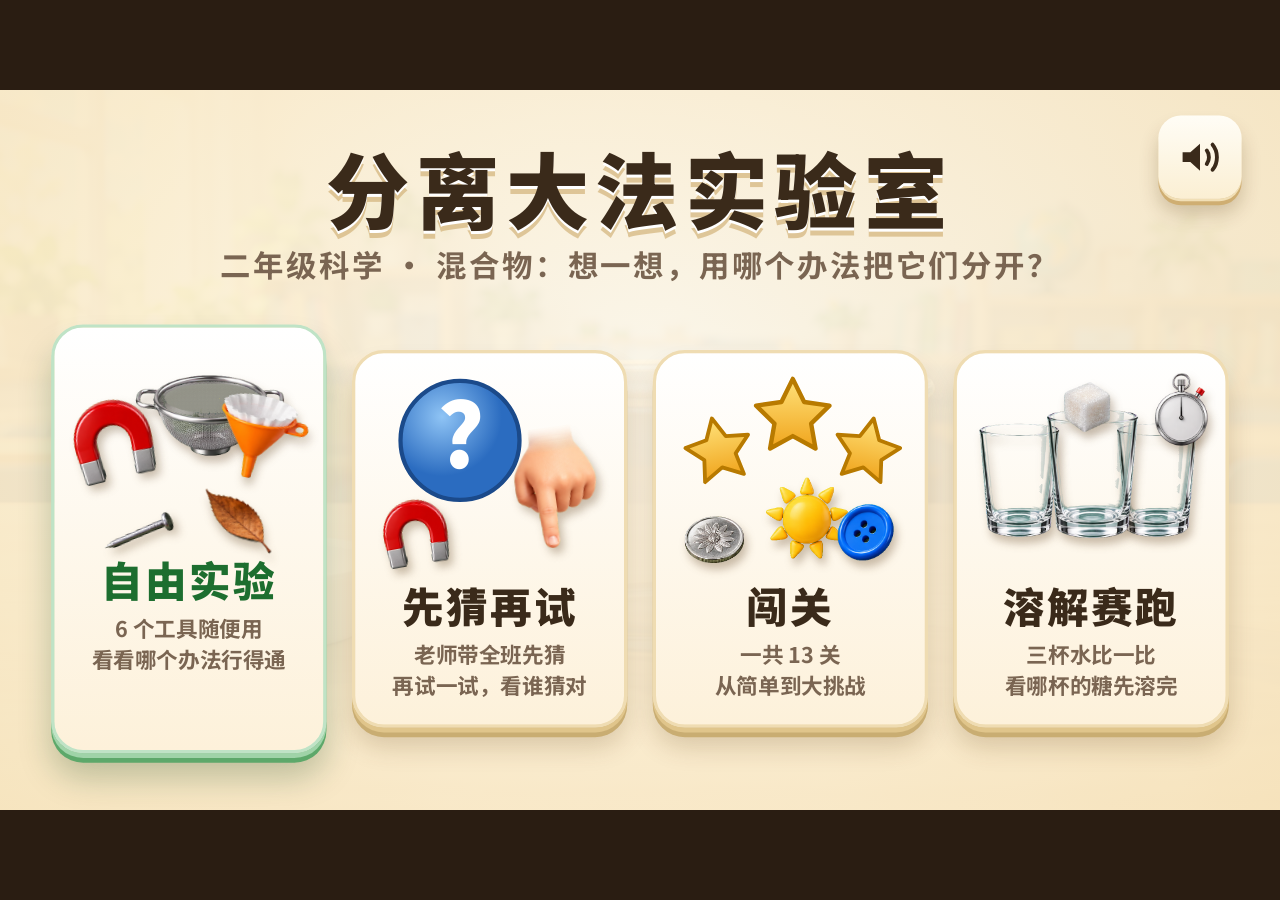
<file: index.html>
<!doctype html>
<html lang="zh-Hans">
<head>
<meta charset="utf-8">
<meta name="viewport" content="width=device-width,initial-scale=1,viewport-fit=cover">
<title>分离大法实验室</title>
<meta name="description" content="二年级科学：混合物。六个分离工具随便用，看看哪个办法行得通。">
<link rel="icon" href="data:,">
<link rel="preconnect" href="https://fonts.googleapis.com">
<link rel="preconnect" href="https://fonts.gstatic.com" crossorigin>
<link href="https://fonts.googleapis.com/css2?family=Noto+Sans+SC:wght@500;700;900&display=swap" rel="stylesheet">
<link rel="stylesheet" href="css/style.css">
<meta property="og:type" content="website">
<meta property="og:title" content="分离大法实验室">
<meta property="og:description" content="二年级科学「混合物」虚拟实验台：用手、漂浮法、磁铁、筛子、滤纸、蒸发，哪个办法能把它们分开？">
<meta property="og:image" content="https://tahun2-dst-campuran-lab.vercel.app/og.jpg">
<meta property="og:image:width" content="1200">
<meta property="og:image:height" content="900">
<meta property="og:url" content="https://tahun2-dst-campuran-lab.vercel.app/">
<meta name="twitter:card" content="summary_large_image">
<script src="https://kongsi-idea.vercel.app/data/track-use.js" data-slug="tahun2-dst-campuran-lab" defer></script>
</head>
<body>
<div id="stage" class="m-home">
  <canvas id="cv" width="1600" height="900"></canvas>
  <div id="toolbar" aria-label="工具栏"></div>
  <canvas id="dim" width="1600" height="900" aria-hidden="true"></canvas>
  <div id="steps" aria-label="步骤"></div>
  <div id="chainbar" aria-live="polite"><div class="cb-row"></div><p class="cb-hint"></p></div>
  <div id="taskbar"><i class="tb-no"></i><b class="tb-txt"></b></div>
  <canvas id="cv2" width="1600" height="900" aria-hidden="true"></canvas>
  <div id="tip" class="pill" aria-live="polite"></div>
  <div id="toast" class="pill" aria-live="polite"></div>
  <div id="result" data-kind="ok" role="status">
    <i class="badge" aria-hidden="true"></i>
    <div class="txt"><div class="title"></div><p class="why"></p></div>
    <div class="extra"><p class="hint"></p><button class="go" id="go" type="button">去试试</button></div>
    <div class="prop"><p class="pask"></p><div class="popts"></div></div>
    <button class="again" id="again" type="button">再来一次</button>
  </div>
  <div id="mixes" aria-label="选混合物"></div>
  <div id="pboard" aria-label="预测板"></div>
  <div id="cupask"><p>哪一杯有盐？</p><button type="button" data-cup="A">A 杯</button><button type="button" data-cup="B">B 杯</button></div>
  <button id="back" type="button" aria-label="回到开场"><svg viewBox="0 0 48 48" aria-hidden="true"><path d="M6 24L24 8l18 16" fill="none" stroke="currentColor" stroke-width="5" stroke-linecap="round" stroke-linejoin="round"/><path d="M12 22v18h24V22" fill="none" stroke="currentColor" stroke-width="5" stroke-linecap="round" stroke-linejoin="round"/></svg><span>回到开场</span></button>
  <button id="mute" type="button" aria-label="声音开关" aria-pressed="false"><svg viewBox="0 0 48 48" aria-hidden="true"><path d="M6 19h8l10-9v28l-10-9H6z" fill="currentColor"/><g class="on"><path d="M31 17c3 4 3 10 0 14" fill="none" stroke="currentColor" stroke-width="4" stroke-linecap="round"/><path d="M37 11c6 7 6 19 0 26" fill="none" stroke="currentColor" stroke-width="4" stroke-linecap="round"/></g><g class="off"><path d="M31 18l12 12M43 18L31 30" fill="none" stroke="currentColor" stroke-width="4.5" stroke-linecap="round"/></g></svg></button>
  <div id="soundhint" class="pill" aria-live="polite">点一下画面，开启声音</div>
  <section id="home" aria-label="开场"></section>
  <section id="qmap" aria-label="闯关选关"></section>
  <section id="final" aria-label="闯关完成"></section>
</div>
<div id="rotate" role="alert" aria-live="assertive">
  <div class="rot-inner">
    <svg class="phone" viewBox="0 0 64 64" aria-hidden="true"><rect x="19" y="6" width="26" height="52" rx="6" fill="#fff" fill-opacity=".12" stroke="#fff" stroke-width="3"/><circle cx="32" cy="51" r="2.6" fill="#fff"/><path d="M14 20c-4 3-6 7-6 12" fill="none" stroke="#ffd36b" stroke-width="3" stroke-linecap="round"/><path d="M5 30l3 5 5-3" fill="none" stroke="#ffd36b" stroke-width="3" stroke-linecap="round" stroke-linejoin="round"/></svg>
    <p class="r-main">请把手机转横</p>
    <p class="r-sub">转了没反应？打开控制中心，关掉直立方向锁定</p>
  </div>
</div>
<script src="audio/manifest.js"></script>
<script src="audio/pack.js"></script>
<script src="js/pack-player.js"></script>
<script src="js/data.js"></script>
<script src="js/scene.js"></script>
<script src="js/tools.js"></script>
<script src="js/flows.js"></script>
<script src="js/ui.js"></script>
<script src="js/props.js"></script>
<script src="js/chain.js"></script>
<script src="js/modes.js"></script>
<script src="js/voice.js"></script>
<script src="js/guide.js"></script>
</body>
</html>
</file>
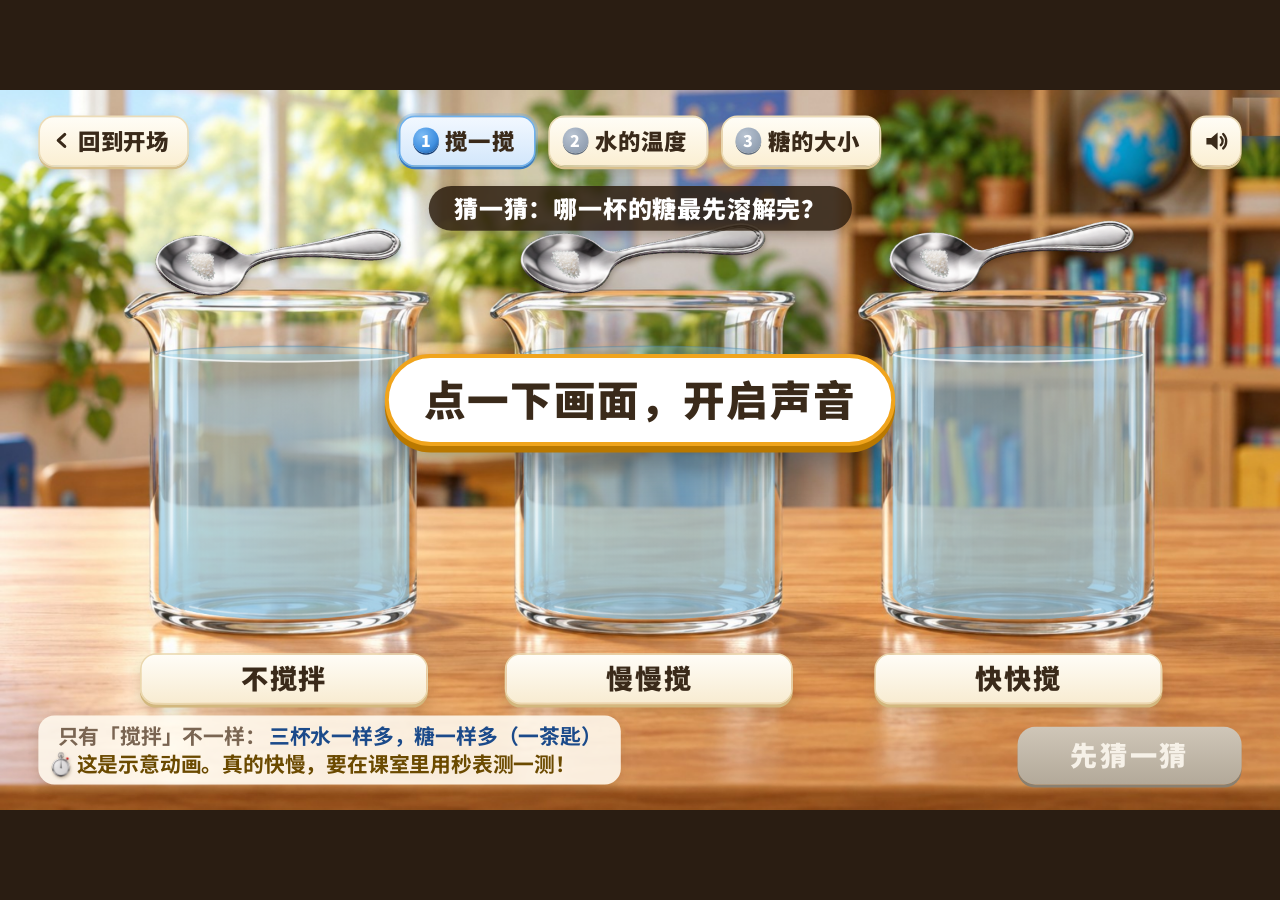
<file: race.html>
<!doctype html>
<html lang="zh-Hans">
<head>
<meta charset="utf-8">
<meta name="viewport" content="width=device-width,initial-scale=1,viewport-fit=cover">
<title>溶解赛跑</title>
<meta name="description" content="二年级科学：溶解。猜一猜，哪一杯的糖最先溶解完？">
<link rel="icon" href="data:,">
<link rel="preconnect" href="https://fonts.googleapis.com">
<link rel="preconnect" href="https://fonts.gstatic.com" crossorigin>
<link href="https://fonts.googleapis.com/css2?family=Noto+Sans+SC:wght@500;700;900&display=swap" rel="stylesheet">
<link rel="stylesheet" href="css/race.css">
<script src="https://kongsi-idea.vercel.app/data/track-use.js" data-slug="tahun2-dst-campuran-lab" defer></script>
</head>
<body>
<div id="stage">
  <canvas id="cv" width="1600" height="900"></canvas>

  <a id="back" href="index.html"><svg viewBox="0 0 32 32" aria-hidden="true"><path d="M20 6 9 16l11 10" fill="none" stroke="currentColor" stroke-width="5" stroke-linecap="round" stroke-linejoin="round"/></svg><span>回到开场</span></a>
  <div id="tabs" role="tablist" aria-label="三场比赛"></div>
  <button id="mute" type="button" aria-label="声音开关" aria-pressed="false">
    <svg class="on" viewBox="0 0 32 32" aria-hidden="true"><path d="M4 12h6l8-7v22l-8-7H4z" fill="currentColor"/><path d="M22 11c3 3 3 7 0 10M25 7c5 5 5 13 0 18" fill="none" stroke="currentColor" stroke-width="3" stroke-linecap="round"/></svg>
    <svg class="off" viewBox="0 0 32 32" aria-hidden="true"><path d="M4 12h6l8-7v22l-8-7H4z" fill="currentColor"/><path d="M22 12l8 8M30 12l-8 8" fill="none" stroke="currentColor" stroke-width="3.4" stroke-linecap="round"/></svg>
  </button>

  <div id="prompt" aria-live="polite"></div>
  <div id="hits"></div>
  <div id="labels"></div>
  <div id="flag" aria-hidden="true"><svg viewBox="0 0 100 150"><ellipse cx="22" cy="144" rx="16" ry="5" fill="rgba(60,35,5,.3)"/><rect x="19" y="8" width="6" height="136" rx="3" fill="#8a5a2a"/><rect x="19" y="8" width="2.4" height="136" rx="1.2" fill="#c78b4a"/><g class="cloth"><path d="M25 12 L92 30 L25 56 Z" fill="#e2573f"/><path d="M25 12 L92 30 L25 34 Z" fill="#f48a74"/></g><circle cx="22" cy="8" r="6" fill="#f0a41c"/></svg></div>
  <div id="ribbons"></div>

  <button id="act" type="button"></button>
  <div id="info">
    <div id="fair"></div>
    <div id="reminder"><img src="assets/tools/stopwatch.png" alt="" draggable="false"><span>这是示意动画。真的快慢，要在课室里用秒表测一测！</span></div>
  </div>

  <div id="card" role="status">
    <div class="title"></div><p class="sum"></p>
    <button id="again" type="button">再比一次</button>
  </div>
  <div id="final" role="dialog" aria-label="总结">
    <div class="box">
      <div class="head">三场比赛的发现</div>
      <p class="rule"></p>
      <div class="btns"><button id="restart" type="button">再玩一次</button><a id="home" href="index.html">回到开场</a></div>
    </div>
  </div>
  <div id="soundHint" role="status">点一下画面，开启声音</div>
</div>
<div id="rotate" role="alert" aria-live="assertive">
  <div class="rot-inner">
    <svg class="phone" viewBox="0 0 64 64" aria-hidden="true"><rect x="19" y="6" width="26" height="52" rx="6" fill="#fff" fill-opacity=".12" stroke="#fff" stroke-width="3"/><circle cx="32" cy="51" r="2.6" fill="#fff"/><path d="M14 20c-4 3-6 7-6 12" fill="none" stroke="#ffd36b" stroke-width="3" stroke-linecap="round"/><path d="M5 30l3 5 5-3" fill="none" stroke="#ffd36b" stroke-width="3" stroke-linecap="round" stroke-linejoin="round"/></svg>
    <p class="r-main">请把手机转横</p>
    <p class="r-sub">转了没反应？打开控制中心，关掉直立方向锁定</p>
  </div>
</div>
<script src="js/race-data.js"></script>
<script src="audio/race/manifest.js"></script>
<script src="audio/race/pack.js"></script>
<script src="js/pack-player.js"></script>
<script src="js/race-voice.js"></script>
<script src="js/race.js"></script>
</body>
</html>
</file>
<file: css/style.css>
/* 分离大法实验室：明亮 3D 卡通实验桌。舞台固定 1600×900，整体等比缩放（ui.js fit）。光源左上。
   手机横放（844×390）舞台缩放约 0.43，所以可点的东西都做到 ≥ 104 舞台像素，缩放后 ≥ 44px。 */
:root {
  --ink: #3a2a1a; --ink-soft: #7a6552; --cream: #fffaf0; --cream-2: #fbefd6;
  --ok: #2e9e45; --ok-deep: #1d6e2f; --part: #f0a41c; --part-deep: #a86a00; --no: #e2573f; --no-deep: #a92c18;
  --blue: #3f8fe0; --blue-deep: #1b4a8a;
  --font: "Noto Sans SC", "PingFang SC", "Microsoft YaHei", system-ui, sans-serif;
}
* { box-sizing: border-box; margin: 0; padding: 0; }
html, body { height: 100%; overflow: hidden; background: #2a1d12; font-family: var(--font); color: var(--ink); -webkit-tap-highlight-color: transparent; user-select: none; -webkit-user-select: none; }
button { font: inherit; color: inherit; border: 0; background: none; cursor: pointer; }

#stage { position: absolute; left: 0; top: 0; width: 1600px; height: 900px; transform-origin: 0 0; overflow: hidden; background: #e9dcc6; touch-action: none; }
#cv, #cv2 { position: absolute; inset: 0; width: 1600px; height: 900px; touch-action: none; display: block; }
#cv2 { z-index: 5; pointer-events: none; }

/* 上方工具栏：奶油色面板 + 6 张工具卡（从卡上拖出就是拿起工具） */
#toolbar { --cw: 200px; position: absolute; left: 160px; top: 16px; width: 1308px; height: 168px; border-radius: 30px; pointer-events: none;
  background: linear-gradient(#fffdf6, #fbefd3);
  box-shadow: 0 3px 0 #f1dfb6, 0 8px 0 #cfae72, 0 22px 30px rgba(80, 50, 10, .28); }
.card { position: absolute; top: 12px; width: var(--cw); height: 144px; border-radius: 22px; pointer-events: auto; touch-action: none; cursor: grab;
  display: flex; flex-direction: column; align-items: center; justify-content: center; gap: 2px;
  background: linear-gradient(#ffffff, #fcf3df); border: 3px solid #ecdcb8;
  box-shadow: 0 5px 0 #d8c08c, 0 12px 14px rgba(110, 70, 20, .18); transition: transform .12s, opacity .2s, box-shadow .12s; }
.card:hover { transform: translateY(-3px); }
.card:active { cursor: grabbing; }
.card img { height: 100px; width: auto; max-width: calc(var(--cw) - 30px); object-fit: contain; pointer-events: none; filter: drop-shadow(3px 5px 3px rgba(80, 45, 10, .25)); transition: opacity .2s; }
.n7 .card span { font-size: 27px; letter-spacing: 0; }
.card span { font-size: 32px; font-weight: 900; letter-spacing: 2px; line-height: 1; pointer-events: none; }
.card.away { opacity: .45; box-shadow: 0 2px 0 #d8c08c; border-style: dashed; transform: none; }
.card.away img { opacity: .18; }

/* 提示、吐司 */
.pill { position: absolute; left: 50%; top: 722px; transform: translate(-50%, 14px); opacity: 0; padding: 10px 28px 12px; border-radius: 999px; white-space: nowrap;
  background: rgba(46, 31, 16, .86); color: #fff; font-size: 30px; font-weight: 700; pointer-events: none; transition: opacity .25s, transform .25s; z-index: 6; }
.pill.show { opacity: 1; transform: translate(-50%, 0); }
#toast { z-index: 7; }

/* 结果卡：竖卡，放在右上（工具栏下）；滤纸时在左边，不挡正在看的容器 */
#result { position: absolute; right: 30px; top: 200px; width: 410px; padding: 22px 26px 26px; border-radius: 32px; z-index: 8;
  display: flex; flex-direction: column; align-items: stretch; gap: 14px; background: linear-gradient(#ffffff, var(--cream));
  box-shadow: 0 3px 0 var(--edge1, #d8eedb), 0 10px 0 var(--edge2, #9fd3a8), 0 28px 44px rgba(20, 70, 30, .3);
  transform: scale(.7) translateY(-26px); transform-origin: 80% 0; opacity: 0; pointer-events: none; transition: transform .45s cubic-bezier(.2, 1.6, .4, 1), opacity .22s; }
#result.left { right: auto; left: 30px; transform-origin: 20% 0; }
#result.show { transform: none; opacity: 1; pointer-events: auto; }
#result[data-kind="part"] { --edge1: #fbe8be; --edge2: #e8b04a; --c: var(--part-deep); }
#result[data-kind="no"] { --edge1: #f8d9d2; --edge2: #e6917f; --c: var(--no-deep); }
#result[data-kind="ok"] { --c: var(--ok-deep); }
#result .badge { position: absolute; right: 22px; top: -14px; width: 84px; height: 84px; border-radius: 50%; display: grid; place-items: center;
  background: radial-gradient(circle at 35% 30%, #7ee594, var(--ok) 60%, var(--ok-deep)); box-shadow: 0 5px 0 #17561f, 0 12px 18px rgba(20, 90, 30, .35); }
#result[data-kind="part"] .badge { background: radial-gradient(circle at 35% 30%, #ffd978, var(--part) 60%, var(--part-deep)); box-shadow: 0 5px 0 #7a4a00, 0 12px 18px rgba(120, 70, 0, .35); }
#result[data-kind="no"] .badge { background: radial-gradient(circle at 35% 30%, #ff9d8a, var(--no) 60%, var(--no-deep)); box-shadow: 0 5px 0 #7c1d0e, 0 12px 18px rgba(120, 30, 10, .35); }
#result .badge svg { width: 48px; height: 48px; }
#result .title { font-size: 46px; font-weight: 900; color: var(--c); line-height: 1.1; }
#result .why { margin-top: 8px; font-size: 29px; line-height: 1.45; font-weight: 700; }
#result .again { align-self: stretch; height: 104px; padding: 0 30px 4px; border-radius: 24px; font-size: 34px; font-weight: 900; color: #fff;
  background: linear-gradient(#4a9be8, #2b6cc0); box-shadow: 0 7px 0 var(--blue-deep), 0 16px 22px rgba(20, 60, 120, .3); }
#result .again:active { transform: translateY(5px); box-shadow: 0 2px 0 var(--blue-deep); }

/* 底部：混合物卡 */
#mixes { position: absolute; left: 0; right: 0; top: 780px; height: 108px; pointer-events: none; }
.mix { position: absolute; top: 0; width: 300px; height: 106px; border-radius: 24px; pointer-events: auto; cursor: pointer; touch-action: manipulation;
  display: flex; align-items: center; gap: 10px; padding: 0 16px 0 14px; text-align: left;
  background: linear-gradient(#fffdf7, #f8ecd2); border: 3px solid #ead7ae; box-shadow: 0 5px 0 #d2b87e, 0 14px 16px rgba(90, 55, 10, .2); transition: transform .12s, box-shadow .12s; }
.mix:active { transform: translateY(4px); box-shadow: 0 1px 0 #d2b87e; }
.mix .th { position: relative; flex: none; width: 84px; height: 78px; }
.mix .th img { position: absolute; max-width: 66px; max-height: 66px; filter: drop-shadow(2px 4px 2px rgba(60, 35, 5, .3)); }
.mix .th img:nth-child(1) { left: 0; top: 4px; } .mix .th img:nth-child(2) { right: 0; bottom: 2px; }
.mix .th .sw { position: absolute; width: 56px; height: 56px; border-radius: 50%; border: 3px solid #fff; box-shadow: 0 3px 5px rgba(60, 35, 5, .3); background-size: 260px; }
.mix .th .sw:nth-child(1) { left: 0; top: 4px; } .mix .th .sw:nth-child(2) { right: 0; bottom: 2px; }
.sw.flour { background-image: url(../assets/tex-flour.jpg); }
.sw.sand { background-image: url(../assets/tex-sand.jpg); } .sw.powder { background-image: url(../assets/tex-powder.jpg); }
.sw.water { background: linear-gradient(#a9dcf7, #4d96d0); }
.mix b.long { font-size: 26px; }
.mix b { white-space: nowrap; font-size: 29px; font-weight: 900; line-height: 1.12; }
.mix.on { background: linear-gradient(#f2f8ff, #dcecfb); border-color: #6fb1ee; box-shadow: 0 5px 0 #3b7cc0, 0 0 0 5px rgba(80, 160, 240, .3), 0 14px 16px rgba(30, 80, 140, .25); transform: translateY(-4px); }

/* 手机直立转横提示：不设关闭钮，转横就自动消失 */
#rotate { position: fixed; inset: 0; z-index: 9999; display: none; align-items: center; justify-content: center; text-align: center;
  background: radial-gradient(circle at 50% 35%, #2f4a63, #172636); color: #fff; padding: 24px; }
#rotate.show { display: flex; }
.rot-inner { max-width: 520px; }
.phone { width: min(34vmin, 150px); height: auto; animation: tilt 2.4s ease-in-out infinite; transform-origin: 50% 50%; }
@keyframes tilt { 0%, 15% { transform: rotate(0); } 50%, 75% { transform: rotate(-90deg); } 100% { transform: rotate(0); } }
.r-main { margin-top: 24px; font-size: clamp(26px, 7vmin, 40px); font-weight: 900; letter-spacing: 2px; }
.r-sub { margin-top: 18px; font-size: clamp(16px, 4.4vmin, 22px); line-height: 1.6; font-weight: 500; opacity: .9; }

/* 步骤条：常驻，工具栏正下方靠左（不压大碗、不跟右边的结果卡打架）。当前步放大高亮，做完的打勾变淡。结果卡出现时收起。 */
#dim { position: absolute; inset: 0; width: 1600px; height: 900px; z-index: 4; pointer-events: none; }      /* 聚光暗幕：在工具栏之上、屏幕层画布之下；不拦截任何点击 */
#steps { position: absolute; left: 44px; top: 197px; height: 54px; padding: 6px 22px 6px 10px; border-radius: 30px; z-index: 6; pointer-events: none;
  display: flex; align-items: center; gap: 10px; white-space: nowrap;
  background: rgba(255, 250, 238, .95); box-shadow: 0 3px 0 #e6cf9c, 0 10px 18px rgba(80, 50, 10, .22); transition: opacity .3s, transform .3s, top .4s cubic-bezier(.3, .8, .3, 1); }
#steps.low { top: 540px; }      /* 蒸发时移到弧线和浅盘之间，不挡太阳弧线 */
#steps.hide { opacity: 0; transform: translateY(-8px); }
#steps .st { display: flex; align-items: center; gap: 9px; font-weight: 900; font-size: 22px; line-height: 1; color: var(--ink-soft); opacity: .8; transition: font-size .25s, opacity .25s, color .25s; }
#steps .bd { flex: none; width: 34px; height: 34px; border-radius: 50%; display: grid; place-items: center; font-size: 20px; font-weight: 900; color: #fff;
  background: radial-gradient(circle at 35% 30%, #b9c4d2, #8493a6); box-shadow: 0 2px 0 #5f6c7d; transition: width .25s, height .25s, font-size .25s, background .25s; }
#steps .bd svg { width: 20px; height: 20px; }
#steps .st.now { font-size: 29px; color: var(--ink); opacity: 1; }
#steps .st.now .bd { width: 42px; height: 42px; font-size: 26px; background: radial-gradient(circle at 35% 30%, #7dbcf5, var(--blue) 60%, var(--blue-deep)); box-shadow: 0 3px 0 #123a70, 0 0 0 4px rgba(80, 160, 240, .3); animation: stp 1.6s ease-in-out infinite; }
#steps .st.done { opacity: .55; color: var(--ok-deep); }
#steps .st.done .tx { display: none; }      /* 做完的只留打勾徽章，条变短，不挡东西 */
#steps .st.done .bd { background: radial-gradient(circle at 35% 30%, #7ee594, var(--ok) 60%, var(--ok-deep)); box-shadow: 0 2px 0 #17561f; }
#steps .sep { flex: none; width: 10px; height: 16px; opacity: .35; }
@keyframes stp { 50% { box-shadow: 0 3px 0 #123a70, 0 0 0 8px rgba(80, 160, 240, .12); } }

/* 示范手：画在所有层最上面，不拦截任何点击 */
#demo, #demoTool { position: absolute; z-index: 30; pointer-events: none; opacity: 0; left: 0; top: 0; will-change: transform, opacity; user-select: none; }
#demo { filter: drop-shadow(7px 12px 9px rgba(60, 35, 8, .38)); }
#demoTool { filter: drop-shadow(4px 7px 5px rgba(60, 35, 8, .3)); z-index: 29; }


/* ═══════ 检查点 2 ═══════ */
/* 左上「回到开场」、右上静音：和工具栏同一排，手机横放缩放后仍 ≥ 44px */
#back, #mute { position: absolute; top: 16px; z-index: 25; display: flex; flex-direction: column; align-items: center; justify-content: center; gap: 6px; color: var(--ink);
  background: linear-gradient(#fffdf6, #fbefd3); box-shadow: 0 3px 0 #f1dfb6, 0 8px 0 #cfae72, 0 18px 24px rgba(80, 50, 10, .24); touch-action: manipulation; transition: transform .12s, box-shadow .12s; }
#back { left: 14px; width: 132px; height: 168px; border-radius: 28px; }
#back svg { width: 58px; height: 58px; }
#back span { font-size: 27px; font-weight: 900; line-height: 1; }
#mute { left: 1482px; width: 104px; height: 104px; border-radius: 28px; }
#mute svg { width: 58px; height: 58px; }
#mute .off { display: none; } #mute[aria-pressed="true"] .on { display: none; } #mute[aria-pressed="true"] .off { display: inline; } #mute[aria-pressed="true"] { color: #b04a3a; }
#back:active, #mute:active { transform: translateY(5px); box-shadow: 0 1px 0 #cfae72, 0 6px 10px rgba(80, 50, 10, .2); }
#soundhint { top: 198px; left: auto; right: 14px; transform: translate(0, 10px); z-index: 14; background: rgba(224, 108, 40, .95); font-size: 28px; }
#soundhint.show { transform: none; opacity: 1; }

/* 各玩法显示哪些东西 */
#home, #qmap, #final, #chainbar, #taskbar, #pboard, #cupask { display: none; }
.m-home #toolbar, .m-home #mixes, .m-home #steps, .m-home #back, .m-home #result, .m-home #taskbar, .m-home #chainbar { display: none; }
.m-qmap #toolbar, .m-qmap #mixes, .m-qmap #steps, .m-qmap #result { display: none; }
.m-quest #mixes, .m-chain #mixes, .m-cups #mixes { display: none; }
.m-chain #steps, .m-cups #steps { display: none; }
.m-chain #chainbar, .m-cups #chainbar { display: block; }
.m-quest #taskbar, .m-chain.q #taskbar, .m-cups.q #taskbar { display: flex; }
.m-predict.pp-test #mixes, .m-predict.pp-set #mixes { display: none; }
.m-predict.pp-set #pboard, .m-predict.pp-test #pboard { display: block; }
.m-cups #cupask.on { display: flex; }
.m-cups #mixes { display: none; }

/* 开场 */
#home, #qmap, #final { position: absolute; inset: 0; z-index: 20; flex-direction: column; align-items: center; background: radial-gradient(ellipse at 50% 38%, rgba(255, 250, 235, .93), rgba(246, 228, 190, .96)); }
.m-home #home { display: flex; } .m-qmap #qmap { display: flex; } #final.on { display: flex; }
#home .ttl { margin-top: 58px; font-size: 104px; font-weight: 900; letter-spacing: 8px; line-height: 1.1; color: var(--ink); text-shadow: 0 4px 0 #fff, 0 10px 0 rgba(207, 174, 114, .65); }
#home .sub { margin-top: 12px; font-size: 38px; font-weight: 700; color: var(--ink-soft); letter-spacing: 3px; }
#home .cards { margin-top: 58px; display: flex; gap: 34px; }
.hcard { position: relative; width: 352px; height: 520px; border-radius: 40px; display: flex; flex-direction: column; align-items: center; text-align: center; padding: 22px 20px 0; color: var(--ink); text-decoration: none; cursor: pointer; touch-action: manipulation;
  background: linear-gradient(#ffffff, #fdf1da); border: 4px solid #efdcb2; box-shadow: 0 6px 0 #e0c58b, 0 12px 0 #c39b55, 0 30px 40px rgba(90, 55, 10, .28); transition: transform .14s, box-shadow .14s; }
.hcard:hover { transform: translateY(-6px); }
.hcard:active { transform: translateY(5px); box-shadow: 0 2px 0 #c39b55, 0 8px 14px rgba(90, 55, 10, .25); }
.hcard .art { position: relative; width: 100%; height: 252px; }
.hcard .art img { position: absolute; filter: drop-shadow(4px 8px 5px rgba(80, 45, 10, .3)); pointer-events: none; }
.hcard .art svg { position: absolute; pointer-events: none; }
.hcard .nm { margin-top: 12px; font-size: 52px; font-weight: 900; letter-spacing: 3px; line-height: 1.1; }
.hcard .ds { margin-top: 12px; font-size: 27px; font-weight: 700; line-height: 1.45; color: var(--ink-soft); }
.hcard.c1 { border-color: #bfe3c6; box-shadow: 0 6px 0 #9fd3a8, 0 12px 0 #5da86a, 0 30px 40px rgba(20, 70, 30, .26); }
.hcard.c2 { border-color: #cfe1f7; box-shadow: 0 6px 0 #a9c9ee, 0 12px 0 #5d8fcc, 0 30px 40px rgba(20, 50, 100, .26); }
.hcard.c3 { border-color: #f7dfa6; box-shadow: 0 6px 0 #ecc15d, 0 12px 0 #c9922a, 0 30px 40px rgba(120, 80, 0, .26); }
.hcard.c4 { border-color: #f3c9c2; box-shadow: 0 6px 0 #e7a79b, 0 12px 0 #c96a58, 0 30px 40px rgba(120, 40, 20, .26); }
.hcard.c1 .nm { color: #1d6e2f; } .hcard.c2 .nm { color: #1b4a8a; } .hcard.c3 .nm { color: #8a5a00; } .hcard.c4 .nm { color: #a92c18; }

/* 底部：混合物分页 */
.pg { position: absolute; top: 1px; width: 104px; height: 104px; border-radius: 26px; pointer-events: auto; display: grid; place-items: center; touch-action: manipulation;
  background: linear-gradient(#fffdf7, #f1e1bd); border: 3px solid #ead7ae; box-shadow: 0 5px 0 #d2b87e, 0 14px 16px rgba(90, 55, 10, .2); transition: transform .12s, opacity .2s; }
.pg svg { width: 44px; height: 44px; }
.pg:active { transform: translateY(4px); box-shadow: 0 1px 0 #d2b87e; }
.pg:disabled { opacity: .35; pointer-events: none; }
#mixes .dots { position: absolute; top: -20px; left: 0; right: 0; display: flex; justify-content: center; gap: 12px; pointer-events: none; }
#mixes .dots i { width: 16px; height: 16px; border-radius: 50%; background: rgba(255, 250, 235, .75); box-shadow: 0 2px 4px rgba(60, 35, 5, .35); }
#mixes .dots i.on { background: var(--blue); width: 34px; border-radius: 9px; }

/* 结果卡：额外提示、性质卡 */
#result .extra { display: none; flex-direction: column; gap: 10px; }
#result.hasx .extra { display: flex; }
#result .extra .hint { font-size: 27px; font-weight: 700; line-height: 1.4; color: #1b4a8a; background: #e8f2fc; border-radius: 18px; padding: 10px 16px; }
#result .go { align-self: stretch; height: 104px; border-radius: 24px; font-size: 34px; font-weight: 900; color: #fff; padding-bottom: 4px;
  background: linear-gradient(#ffbe4a, #e7860a); box-shadow: 0 7px 0 #9a5a00, 0 16px 22px rgba(120, 70, 0, .3); }
#result .go:active { transform: translateY(5px); box-shadow: 0 2px 0 #9a5a00; }
#result .prop { display: none; }
#result.hasp .prop { display: block; }
#result.hasp .again { display: none; }
#result.hasp.pdone .again { display: block; }
#result.hasp.pdone .popts { display: none; }
#result .pask { font-size: 30px; font-weight: 900; color: var(--ink); line-height: 1.3; margin-bottom: 10px; }
#result .popts { display: flex; flex-direction: column; gap: 10px; }
.popt { height: 104px; border-radius: 24px; padding: 0 14px 4px; font-size: 31px; font-weight: 900; line-height: 1.15; color: var(--ink); touch-action: manipulation;
  background: linear-gradient(#ffffff, #f6ead0); border: 3px solid #ead7ae; box-shadow: 0 6px 0 #d2b87e, 0 12px 14px rgba(90, 55, 10, .15); transition: transform .12s, background .2s, box-shadow .12s, opacity .2s; }
.popt:active { transform: translateY(4px); box-shadow: 0 1px 0 #d2b87e; }
.popt.good { background: linear-gradient(#a8f0b6, #4ac265); border-color: #2e9e45; color: #0f4a1d; box-shadow: 0 6px 0 #1d6e2f; animation: pop .45s cubic-bezier(.2, 1.7, .4, 1); }
.popt.bad { background: #e4e0d8; border-color: #cfc8b8; color: #8a8070; box-shadow: 0 2px 0 #bdb59f; opacity: .7; pointer-events: none; animation: shake .38s; }
@keyframes shake { 20% { transform: translateX(-9px); } 40% { transform: translateX(8px); } 60% { transform: translateX(-6px); } 80% { transform: translateX(4px); } }
@keyframes pop { 0% { transform: scale(.92); } 60% { transform: scale(1.06); } 100% { transform: none; } }
#result .pgood { display: none; font-size: 30px; font-weight: 900; color: var(--ok-deep); line-height: 1.35; }
#result.pdone .pgood { display: block; }
#result.hasp.pdone .pask { display: none; }

/* 先猜再试：预测板（取代底部混合物卡）*/
#pboard { position: absolute; left: 0; right: 0; top: 780px; height: 108px; pointer-events: none; }
#pboard > * { position: absolute; top: 0; pointer-events: auto; }
.pbtn { height: 106px; width: 190px; border-radius: 24px; font-size: 30px; font-weight: 900; line-height: 1.15; padding: 0 12px 4px; touch-action: manipulation; color: #fff;
  background: linear-gradient(#4a9be8, #2b6cc0); box-shadow: 0 6px 0 var(--blue-deep), 0 14px 18px rgba(20, 60, 120, .3); }
.pbtn.alt { background: linear-gradient(#fffdf7, #f1e1bd); color: var(--ink); box-shadow: 0 6px 0 #d2b87e, 0 14px 16px rgba(90, 55, 10, .2); border: 3px solid #ead7ae; }
.pbtn.go { background: linear-gradient(#ffbe4a, #e7860a); box-shadow: 0 6px 0 #9a5a00, 0 14px 18px rgba(120, 70, 0, .3); }
.pbtn:active { transform: translateY(4px); }
.pbtn:disabled { opacity: .4; pointer-events: none; }
.pcell { width: 172px; height: 106px; border-radius: 22px; padding: 9px 10px 8px; display: flex; flex-direction: column; justify-content: space-between; text-align: left; touch-action: manipulation;
  background: linear-gradient(#fffdf7, #f8ecd2); border: 3px solid #ead7ae; box-shadow: 0 5px 0 #d2b87e, 0 12px 14px rgba(90, 55, 10, .18); transition: transform .12s, box-shadow .2s, background .2s; }
.pcell b { font-size: 28px; font-weight: 900; line-height: 1; }
.pcell .g { display: flex; align-items: center; gap: 8px; font-size: 25px; font-weight: 900; line-height: 1; color: var(--ink-soft); }
.pcell .g i { flex: none; width: 42px; height: 42px; border-radius: 50%; display: grid; place-items: center; font-style: normal; font-size: 28px; color: #fff; background: radial-gradient(circle at 35% 30%, #c3ccd8, #8493a6); box-shadow: 0 2px 0 #5f6c7d; }
.pcell .g i svg { width: 24px; height: 24px; }
.pcell[data-g="yes"] .g i { background: radial-gradient(circle at 35% 30%, #7ee594, var(--ok) 60%, var(--ok-deep)); box-shadow: 0 2px 0 #17561f; } .pcell[data-g="yes"] .g { color: var(--ok-deep); }
.pcell[data-g="no"] .g i { background: radial-gradient(circle at 35% 30%, #ff9d8a, var(--no) 60%, var(--no-deep)); box-shadow: 0 2px 0 #7c1d0e; } .pcell[data-g="no"] .g { color: var(--no-deep); }
.pcell.lock { pointer-events: none; }
.pcell .r { display: none; align-items: center; gap: 8px; font-size: 25px; font-weight: 900; line-height: 1; }
.pcell .r i { flex: none; width: 42px; height: 42px; border-radius: 50%; display: grid; place-items: center; }
.pcell .r i svg { width: 24px; height: 24px; }
.pcell.rev .g { display: none; } .pcell.rev .r { display: flex; }
.pcell.rev[data-k="ok"] { background: linear-gradient(#f2fdf4, #d8f3de); border-color: #7fcf90; } .pcell.rev[data-k="ok"] .r { color: var(--ok-deep); } .pcell.rev[data-k="ok"] .r i { background: radial-gradient(circle at 35% 30%, #7ee594, var(--ok) 60%, var(--ok-deep)); }
.pcell.rev[data-k="part"] { background: linear-gradient(#fffaf0, #fbe8be); border-color: #e8b04a; } .pcell.rev[data-k="part"] .r { color: var(--part-deep); } .pcell.rev[data-k="part"] .r i { background: radial-gradient(circle at 35% 30%, #ffd978, var(--part) 60%, var(--part-deep)); }
.pcell.rev[data-k="no"] { background: linear-gradient(#fff5f2, #f8d9d2); border-color: #e6917f; } .pcell.rev[data-k="no"] .r { color: var(--no-deep); } .pcell.rev[data-k="no"] .r i { background: radial-gradient(circle at 35% 30%, #ff9d8a, var(--no) 60%, var(--no-deep)); }
.pcell.hit { animation: hit 1s ease-out; box-shadow: 0 5px 0 #d2b87e, 0 0 0 7px rgba(255, 214, 80, .8), 0 0 30px 8px rgba(255, 214, 80, .7); }
@keyframes hit { 0% { transform: scale(.94); } 35% { transform: scale(1.1); } 100% { transform: none; } }

/* 闯关任务条、连环进度条 */
#taskbar { position: absolute; left: 720px; top: 197px; height: 62px; padding: 6px 28px 8px 8px; border-radius: 34px; z-index: 6; align-items: center; gap: 14px; white-space: nowrap; pointer-events: none;
  background: rgba(255, 244, 214, .96); box-shadow: 0 3px 0 #e8c36a, 0 10px 18px rgba(80, 50, 10, .22); }
#taskbar .tb-no { flex: none; min-width: 48px; height: 48px; padding: 0 12px; border-radius: 24px; display: grid; place-items: center; font-style: normal; font-size: 27px; font-weight: 900; color: #fff;
  background: radial-gradient(circle at 35% 30%, #ffc85e, #e7860a 70%, #9a5a00); box-shadow: 0 3px 0 #7a4a00; }
#taskbar .tb-txt { font-size: 32px; font-weight: 900; color: var(--ink); }
#chainbar { position: absolute; left: 44px; top: 197px; z-index: 6; pointer-events: none; max-width: 760px; }
#chainbar .cb-row { display: flex; align-items: center; gap: 8px; width: max-content; padding: 6px 20px 6px 8px; border-radius: 30px; background: rgba(255, 250, 238, .95); box-shadow: 0 3px 0 #e6cf9c, 0 10px 18px rgba(80, 50, 10, .22); }
#chainbar .cs { display: flex; align-items: center; gap: 9px; font-size: 24px; font-weight: 900; color: var(--ink-soft); opacity: .8; }
#chainbar .cs .bd { flex: none; width: 38px; height: 38px; border-radius: 50%; display: grid; place-items: center; font-size: 22px; color: #fff; background: radial-gradient(circle at 35% 30%, #b9c4d2, #8493a6); box-shadow: 0 2px 0 #5f6c7d; }
#chainbar .cs .bd svg { width: 22px; height: 22px; }
#chainbar .cs.now { opacity: 1; color: var(--ink); font-size: 28px; } #chainbar .cs.now .bd { background: radial-gradient(circle at 35% 30%, #7dbcf5, var(--blue) 60%, var(--blue-deep)); box-shadow: 0 3px 0 #123a70, 0 0 0 4px rgba(80, 160, 240, .3); }
#chainbar .cs.done { opacity: .85; color: var(--ok-deep); } #chainbar .cs.done .bd { background: radial-gradient(circle at 35% 30%, #7ee594, var(--ok) 60%, var(--ok-deep)); box-shadow: 0 2px 0 #17561f; }
#chainbar .arr { width: 12px; height: 18px; opacity: .4; }
#chainbar .cb-hint { margin-top: 10px; width: max-content; max-width: 740px; padding: 10px 22px 12px; border-radius: 22px; font-size: 27px; font-weight: 700; line-height: 1.4; color: #fff; background: rgba(46, 31, 16, .84); }
#chainbar .cb-hint:empty { display: none; }

/* 闯关选关、通关 */
#qmap .ttl, #final .ttl { margin-top: 56px; font-size: 80px; font-weight: 900; letter-spacing: 6px; color: var(--ink); text-shadow: 0 4px 0 #fff; }
#qmap .cols { margin-top: 34px; display: flex; gap: 24px; align-items: flex-start; }
#qmap .col { width: 360px; padding: 18px 18px 20px; border-radius: 34px; background: rgba(255, 255, 255, .72); border: 3px solid #efdcb2; box-shadow: 0 6px 0 #e0c58b, 0 18px 28px rgba(90, 55, 10, .2); }
#qmap .col h3 { font-size: 40px; font-weight: 900; text-align: center; margin-bottom: 14px; color: var(--ink); }
#qmap .col:nth-child(4) h3 { color: #a92c18; }
.lvl { display: flex; align-items: center; gap: 12px; width: 100%; height: 110px; margin-bottom: 14px; padding: 0 16px; border-radius: 24px; text-align: left; touch-action: manipulation;
  background: linear-gradient(#fffdf7, #f8ecd2); border: 3px solid #ead7ae; box-shadow: 0 5px 0 #d2b87e, 0 12px 14px rgba(90, 55, 10, .16); }
.lvl:active { transform: translateY(4px); box-shadow: 0 1px 0 #d2b87e; }
.lvl .no { flex: none; width: 54px; height: 54px; border-radius: 50%; display: grid; place-items: center; font-size: 30px; font-weight: 900; color: #fff; background: radial-gradient(circle at 35% 30%, #7dbcf5, var(--blue) 60%, var(--blue-deep)); box-shadow: 0 3px 0 #123a70; }
.lvl .nm { flex: 1; font-size: 30px; font-weight: 900; line-height: 1.15; }
.stars { display: flex; gap: 2px; flex: none; }
.stars svg { width: 30px; height: 30px; }
#final .big { margin-top: 26px; display: flex; gap: 14px; }
#final .big svg { width: 140px; height: 140px; }
#final p { margin-top: 18px; font-size: 40px; font-weight: 900; color: var(--ink); }
#final .row { margin-top: 40px; display: flex; gap: 30px; }
#final .row button { height: 110px; padding: 0 44px 4px; border-radius: 26px; font-size: 38px; font-weight: 900; color: #fff; background: linear-gradient(#4a9be8, #2b6cc0); box-shadow: 0 7px 0 var(--blue-deep), 0 16px 22px rgba(20, 60, 120, .3); }
#final .row button.alt { background: linear-gradient(#fffdf7, #f1e1bd); color: var(--ink); border: 3px solid #ead7ae; box-shadow: 0 7px 0 #d2b87e; }

/* 两杯找盐：回答 A 或 B */
#cupask { position: absolute; left: 0; right: 0; top: 770px; height: 118px; z-index: 7; align-items: center; justify-content: center; gap: 26px; pointer-events: none; }
#cupask p { font-size: 44px; font-weight: 900; padding: 10px 34px 14px; border-radius: 40px; background: rgba(255, 244, 214, .97); box-shadow: 0 4px 0 #e8c36a, 0 12px 18px rgba(80, 50, 10, .25); pointer-events: none; }
#cupask button { pointer-events: auto; width: 230px; height: 108px; border-radius: 26px; font-size: 48px; font-weight: 900; color: #fff; padding-bottom: 4px; touch-action: manipulation;
  background: linear-gradient(#ffbe4a, #e7860a); box-shadow: 0 7px 0 #9a5a00, 0 16px 22px rgba(120, 70, 0, .3); }
#cupask button:active { transform: translateY(5px); box-shadow: 0 2px 0 #9a5a00; }

.pcell em { font-style: normal; }
.m-predict.pp-set #taskbar { display: flex; left: 44px; }
.m-predict.pp-set #steps { display: none; }
.m-predict.pp-pick #steps { display: flex; }


/* ═══════ 版面规整（老师意见：太拥挤、没有间距、少了天地格）═══════
   1600×900 舞台：间距只用 8 的倍数；上下安全边距 ≥32、左右 ≥48；元素之间 ≥16。
   点击区域电脑／投影版用 --tap:88px；舞台缩放比例 < 0.6（手机横放）时 JS 给舞台加 .sm，--tap 变 104px，缩放后仍 ≥44px，不把大屏版整体放大。 */
#stage { --tap: 88px; --tap-s: 96px; }
#stage.sm { --tap: 104px; --tap-s: 104px; }
#toolbar { left: 184px; top: 32px; width: 1248px; }
#back, #mute { top: 32px; }
#back { left: 48px; width: 120px; height: 168px; }
#back span { font-size: 24px; }
#mute { left: 1448px; width: 104px; height: 104px; }
#steps { left: 48px; top: 216px; }
#chainbar { left: 48px; top: 216px; }
#chainbar .cb-hint { margin-top: 16px; }
#taskbar { left: 48px; top: 288px; }
.m-chain.q #taskbar, .m-cups.q #taskbar { top: 216px; }
.m-chain.q #chainbar, .m-cups.q #chainbar { top: 296px; }
.m-predict.pp-set #taskbar { top: 216px; }
#soundhint { top: 216px; right: 48px; }
#result { right: 48px; top: 216px; width: 408px; gap: 16px; padding: 24px; }
#result.left { left: 48px; right: auto; }
#result .again, #result .go { height: var(--tap); }
.popt { height: var(--tap); }
#result .popts { gap: 16px; }
#result .pask { margin-bottom: 16px; }
#result .extra { gap: 16px; }

/* 底部一排：混合物分页、预测板、两杯答案，都落在 y 752–856（下边距 44） */
#mixes, #pboard, #cupask { top: 752px; height: 104px; }
#mixes .dots { display: none; }
.pg { top: calc(52px - var(--tap) / 2); width: var(--tap); height: var(--tap); }
.mix { height: var(--tap-s); top: calc(52px - var(--tap-s) / 2); width: 296px; }
.mix .th { height: 72px; }
.pbtn { height: var(--tap); top: calc(52px - var(--tap) / 2); width: 176px; font-size: 28px; }
.pcell { width: 160px; height: var(--tap-s); top: calc(52px - var(--tap-s) / 2); padding: 8px 8px 8px 12px; }
.pcell b { font-size: 26px; }
.pcell .g, .pcell .r { font-size: 24px; }
.pcell .g i, .pcell .r i { width: 40px; height: 40px; }
#cupask { z-index: 7; gap: 16px; }
#cupask button { width: 176px; height: var(--tap); }
#cupask p { font-size: 40px; }
.lvl { height: var(--tap-s); margin-bottom: 16px; }

/* 开场：左右 ≥48、上下 ≥32；自由实验是唯一的主按钮（彩色边＋略大），其余三张低调 */
#home .ttl { margin-top: 64px; }
#home .cards { margin-top: 48px; gap: 32px; align-items: center; }
.hcard { width: 344px; height: 504px; }
.hcard.c2, .hcard.c3, .hcard.c4 { border-color: #efdcb2; box-shadow: 0 6px 0 #e0c58b, 0 12px 0 #c9ad72, 0 24px 32px rgba(90, 55, 10, .2); height: 472px; }
.hcard.c2 .nm, .hcard.c3 .nm, .hcard.c4 .nm { color: var(--ink); }
.hcard.c1 { height: 536px; }

/* 选关：下一关（还没拿星的第一关）是主按钮 */
#qmap .cols { gap: 32px; margin-top: 32px; }
#qmap .col { width: 344px; }
.lvl.next { border-color: #ffb43c; background: linear-gradient(#fff9e6, #ffe7a8); box-shadow: 0 5px 0 #d9962a, 0 0 0 6px rgba(255, 180, 60, .35); }
#qmap .ttl, #final .ttl { margin-top: 48px; }
.pcell .g, .pcell .r { font-size: 22px; white-space: nowrap; gap: 6px; }
.pcell .g i, .pcell .r i { width: 36px; height: 36px; }

/* ═══ 第二轮修改 ═══ */
#result { width: 520px; }
#result .why, #result .pask, #result .hint, #result .pgood, .hcard .ds { text-wrap: pretty; }
#result .why { font-size: 28px; }
#stage.res #mixes { opacity: 0; pointer-events: none; }
#mixes { transition: opacity .2s; }
.hcard .ds { text-align: center; width: 100%; min-height: 2.9em; }
/* 预测板：每格三行 */
.pcell { width: 176px; height: 104px; top: 0; padding: 8px 12px; gap: 0; justify-content: flex-start; }
.pcell b { font-size: 24px; line-height: 1.15; }
.pcell .g { display: block; font-size: 22px; line-height: 1.2; color: var(--ink-soft); white-space: nowrap; }
.pcell .g em { font-style: normal; font-weight: 900; }
.pcell[data-g="yes"] .g em { color: var(--ok-deep); } .pcell[data-g="no"] .g em { color: var(--no-deep); }
.pcell .g i { display: none; }
.pcell.rev .g { display: block; }
.pcell .r { display: none; align-items: center; gap: 6px; font-size: 22px; line-height: 1; margin-top: 4px; }
.pcell.rev .r { display: flex; }
.pcell .r i { width: 28px; height: 28px; } .pcell .r i svg { width: 18px; height: 18px; }
.pcell.rev { background: linear-gradient(#fffdf7, #f8ecd2); border-color: #ead7ae; }
.pcell.rev[data-k="ok"] .r { color: var(--ok-deep); } .pcell.rev[data-k="part"] .r { color: var(--part-deep); } .pcell.rev[data-k="no"] .r { color: var(--no-deep); }
.pcell.hit { border: 4px solid var(--ok); background: linear-gradient(#f2fdf4, #d8f3de); animation: hit .8s ease-out; box-shadow: 0 5px 0 #7fcf90, 0 0 0 4px rgba(46, 158, 69, .3), 0 12px 14px rgba(20, 90, 30, .2); }
#pboard .pbtn { width: 160px; top: calc(52px - var(--tap) / 2); height: var(--tap); }
#pboard .pbtn.go { background: linear-gradient(#4a9be8, #2b6cc0); box-shadow: 0 6px 0 var(--blue-deep), 0 14px 18px rgba(20, 60, 120, .3); color: #fff; }
#pboard .pbtn.go.dim { background: linear-gradient(#a9cdf2, #86b0e0); box-shadow: 0 6px 0 #5f86b8; }
#pboard .pbtn.go:disabled { opacity: .4; }
#pboard .pcell { top: 0; }

/* 两杯找盐的答案按钮：对齐「近看」面板里两个圆的正下方 */
#cupask p { display: none; }
#cupask button { position: absolute; top: 0; }
#cupask button[data-cup="A"] { left: 496px; }
#cupask button[data-cup="B"] { left: 776px; }
</file>
<file: css/race.css>
/* 溶解赛跑：舞台固定 1600×900，整体等比缩放（race.js fit）。字体、色票、结果卡与转横提示的视觉沿用实验台。
   手机横放（844×390）舞台缩放约 0.43，所以可点的东西尽量做到 ≥ 90 舞台像素。 */
:root {
  --ink: #3a2a1a; --ink-soft: #7a6552; --cream: #fffaf0; --cream-2: #fbefd6;
  --ok: #2e9e45; --ok-deep: #1d6e2f; --part: #f0a41c; --no: #e2573f; --no-deep: #a92c18;
  --blue: #3f8fe0; --blue-deep: #1b4a8a;
  --font: "Noto Sans SC", "PingFang SC", "Microsoft YaHei", system-ui, sans-serif;
}
* { box-sizing: border-box; margin: 0; padding: 0; }
html, body { height: 100%; overflow: hidden; background: #2a1d12; font-family: var(--font); color: var(--ink); -webkit-tap-highlight-color: transparent; user-select: none; -webkit-user-select: none; }
button { font: inherit; color: inherit; border: 0; background: none; cursor: pointer; }
a { color: inherit; text-decoration: none; }
#stage { position: absolute; left: 0; top: 0; width: 1600px; height: 900px; transform-origin: 0 0; overflow: hidden; background: #e9dcc6; touch-action: manipulation; }
#cv { position: absolute; inset: 0; width: 1600px; height: 900px; display: block; }

/* 版面：以 1600×900 舞台为准，间距只用 8 的倍数。四边安全边距：上下 ≥ 32、左右 ≥ 48；元素之间 ≥ 16。
   舞台缩放比例 < 0.6（手机）时 race.js 给 #stage 加 .small：按钮 ≥ 102 舞台像素（缩放后 ≥ 44px），字放大，主按钮挪到顶栏。 */
/* 顶栏：回到开场（左）、三场切换（居中一组）、静音（右） */
#back, #mute { position: absolute; top: 32px; height: 64px; z-index: 6; display: flex; align-items: center; justify-content: center; gap: 8px; border-radius: 20px;
  background: linear-gradient(#fffdf6, #fbefd3); border: 2px solid #ecdcb8; box-shadow: 0 3px 0 #d8c08c, 0 8px 12px rgba(110, 70, 20, .16); font-size: 28px; font-weight: 900; transition: transform .12s, box-shadow .12s; }
#back { left: 48px; padding: 0 24px 2px 16px; }
#back svg { width: 24px; height: 24px; flex: none; }
#mute { right: 48px; width: 64px; }
#mute svg { width: 32px; height: 32px; }
#mute .off { display: none; }
#mute[aria-pressed="true"] .on { display: none; } #mute[aria-pressed="true"] .off { display: block; }
#mute[aria-pressed="true"] { background: linear-gradient(#f3e6e2, #e8cfc8); border-color: #dbb3a8; box-shadow: 0 3px 0 #b98a7e; color: var(--no-deep); }
#back:active, #mute:active, .tab:active { transform: translateY(3px); box-shadow: 0 0 0 #d8c08c; }
#tabs { position: absolute; left: 50%; top: 32px; transform: translateX(-50%); height: 64px; z-index: 6; display: flex; gap: 16px; }
.tab { position: relative; height: 64px; padding: 0 24px 2px 16px; border-radius: 20px; display: flex; align-items: center; justify-content: center; gap: 8px; font-size: 28px; font-weight: 900; letter-spacing: 1px; white-space: nowrap;
  background: linear-gradient(#fffdf6, #fbefd3); border: 2px solid #ecdcb8; box-shadow: 0 3px 0 #d8c08c, 0 8px 12px rgba(110, 70, 20, .16); transition: transform .12s, box-shadow .12s; }
.tab .no { flex: none; width: 32px; height: 32px; border-radius: 50%; display: grid; place-items: center; font-size: 20px; color: #fff; padding-bottom: 2px;
  background: radial-gradient(circle at 35% 30%, #b9c4d2, #8493a6); box-shadow: 0 2px 0 #5f6c7d; }
.tab.on { background: linear-gradient(#f2f8ff, #d3e7fb); border-color: #6fb1ee; box-shadow: 0 3px 0 #3b7cc0, 0 0 0 3px rgba(80, 160, 240, .28); }
.tab.on .no { background: radial-gradient(circle at 35% 30%, #7dbcf5, var(--blue) 60%, var(--blue-deep)); box-shadow: 0 2px 0 #123a70; }
.tab.done .no { background: radial-gradient(circle at 35% 30%, #7ee594, var(--ok) 60%, var(--ok-deep)); box-shadow: 0 2px 0 #17561f; font-size: 0; }
.tab.done .no::after { content: ""; width: 8px; height: 15px; border: solid #fff; border-width: 0 4px 4px 0; transform: rotate(45deg) translate(-1px, -2px); border-radius: 1px; }

/* 提问／结果横幅：顶栏下方、烧杯杯口上方（y 112–184），不压烧杯 */
#prompt { position: absolute; left: 0; right: 0; margin: 0 auto; width: max-content; max-width: 1400px; top: 120px; height: 56px; padding: 0 32px 3px; border-radius: 999px; z-index: 5; display: flex; align-items: center; white-space: nowrap;
  background: rgba(46, 31, 16, .86); color: #fff; font-size: 30px; font-weight: 900; letter-spacing: 1px; box-shadow: 0 6px 14px rgba(30, 18, 5, .24); transition: opacity .25s; }
#prompt.hide { opacity: 0; pointer-events: none; }

/* 杯子的点击区（透明）与杯名牌 */
#hits button { position: absolute; top: 244px; width: 380px; height: 450px; z-index: 3; border-radius: 40px; }
#hits button:focus-visible, .lab:focus-visible, #act:focus-visible { outline: 4px solid #ffd36b; outline-offset: 3px; }
.lab { position: absolute; top: 704px; margin-left: -180px; width: 360px; height: 64px; z-index: 4; border-radius: 20px; display: flex; align-items: center; justify-content: center; gap: 16px; font-size: 34px; font-weight: 900; letter-spacing: 2px;
  background: linear-gradient(#fffdf7, #f8ecd2); border: 2px solid #ead7ae; box-shadow: 0 4px 0 #d2b87e, 0 10px 14px rgba(90, 55, 10, .18); transition: transform .12s, box-shadow .12s, background .2s; }
.lab img { height: 48px; width: auto; max-width: 64px; object-fit: contain; filter: drop-shadow(2px 3px 2px rgba(60, 35, 5, .3)); pointer-events: none; }
.lab .nm { padding-bottom: 3px; }
.lab:active { transform: translateY(3px); box-shadow: 0 1px 0 #d2b87e; }
.lab.pick { background: linear-gradient(#fff3d6, #ffe19a); border-color: #f0a41c; box-shadow: 0 4px 0 #b97800, 0 0 0 4px rgba(240, 164, 28, .35), 0 10px 14px rgba(120, 70, 0, .22); }
.lab.win { animation: win 1.1s ease-in-out 3; }
.lock .lab, .lock #hits button { pointer-events: none; }
@keyframes win { 50% { box-shadow: 0 4px 0 #17561f, 0 0 0 10px rgba(46, 158, 69, .45), 0 10px 14px rgba(20, 90, 30, .3); } }

/* 小旗（插在杯名牌左上角上方） */
#flag { position: absolute; left: 0; top: 0; width: 72px; height: 108px; z-index: 5; pointer-events: none; opacity: 0; transform-origin: 22% 100%; transition: opacity .2s; filter: drop-shadow(3px 5px 3px rgba(50, 30, 5, .3)); }
#flag svg { width: 100%; height: 100%; overflow: visible; }
#flag.show { opacity: 1; animation: plant .5s cubic-bezier(.2, 1.7, .4, 1); }
#flag .cloth { transform-origin: 25px 30px; animation: wave 1.6s ease-in-out infinite; }
@keyframes plant { from { transform: translateY(-40px) scale(.5); opacity: 0; } to { transform: none; opacity: 1; } }
@keyframes wave { 50% { transform: skewY(-6deg) scaleX(.93); } }

/* 名次缎带：挂在烧杯右下角，不碰杯名牌 */
.rib { position: absolute; z-index: 5; width: 96px; height: 92px; pointer-events: none; animation: pop .55s cubic-bezier(.2, 1.7, .4, 1) both; filter: drop-shadow(0 6px 6px rgba(40, 25, 5, .3)); }
.rib .tail { position: absolute; top: 48px; width: 26px; height: 44px; }
.rib .tail.l { left: 18px; transform: rotate(10deg); clip-path: polygon(0 0, 100% 0, 100% 100%, 50% 80%, 0 100%); }
.rib .tail.r { right: 18px; transform: rotate(-10deg); clip-path: polygon(0 0, 100% 0, 100% 100%, 50% 80%, 0 100%); }
.rib .disc { position: absolute; left: 8px; top: 0; width: 80px; height: 80px; border-radius: 50%; display: grid; place-items: center; font-size: 28px; font-weight: 900; color: #3a2a1a; padding-bottom: 3px; }
.rib.r1 .disc { background: radial-gradient(circle at 35% 28%, #ffe98a, #f6c026 62%, #c98d00); box-shadow: inset 0 0 0 5px #ffd84d, inset 0 0 0 7px #c98d00; } .rib.r1 .tail { background: #e2573f; }
.rib.r2 .disc { background: radial-gradient(circle at 35% 28%, #ffffff, #cdd5de 62%, #8f9aa8); box-shadow: inset 0 0 0 5px #e5eaf0, inset 0 0 0 7px #8f9aa8; } .rib.r2 .tail { background: #3f8fe0; }
.rib.r3 .disc { background: radial-gradient(circle at 35% 28%, #f6c79a, #cf8a4c 62%, #8d5421); box-shadow: inset 0 0 0 5px #e0a068, inset 0 0 0 7px #8d5421; } .rib.r3 .tail { background: #2e9e45; }
@keyframes pop { from { transform: scale(.2) translateY(30px); opacity: 0; } to { transform: none; opacity: 1; } }

/* 左下一张浅色小卡（公平比较＋秒表提醒，最弱的一层）；主按钮在右下，底线对齐（离下缘 32） */
#info { position: absolute; left: 48px; bottom: 32px; z-index: 4; padding: 8px 24px 8px 16px; border-radius: 20px; display: flex; flex-direction: column; gap: 4px;
  background: rgba(255, 250, 238, .88); box-shadow: 0 6px 14px rgba(80, 50, 10, .14); }
#fair { display: flex; align-items: center; white-space: nowrap; padding-left: 8px; font-size: 26px; font-weight: 700; color: var(--ink-soft); line-height: 32px; }
#fair b { color: #1b4a8a; margin-left: 4px; }
#reminder { display: flex; align-items: center; gap: 8px; white-space: nowrap; cursor: pointer; font-size: 26px; font-weight: 700; color: #6b4a00; line-height: 32px; }
#reminder img { height: 32px; width: auto; flex: none; filter: drop-shadow(1px 2px 2px rgba(60, 35, 5, .3)); pointer-events: none; }
#reminder span { padding-bottom: 2px; }
#act { position: absolute; right: 48px; bottom: 32px; width: 280px; height: 72px; padding: 0 16px 4px; border-radius: 22px; z-index: 5; font-size: 34px; font-weight: 900; letter-spacing: 3px; color: #fff;
  background: linear-gradient(#4a9be8, #2b6cc0); box-shadow: 0 5px 0 var(--blue-deep), 0 12px 18px rgba(20, 60, 120, .28); transition: transform .12s, box-shadow .12s, opacity .2s; }
#act:active { transform: translateY(4px); box-shadow: 0 1px 0 var(--blue-deep); }
#act.go { animation: pulse 1.4s ease-in-out infinite; }
#act:disabled { background: linear-gradient(#cfc6b8, #b3a999); box-shadow: 0 4px 0 #8a8070; color: #f6f1e8; cursor: default; animation: none; }
@keyframes pulse { 50% { box-shadow: 0 5px 0 var(--blue-deep), 0 0 0 10px rgba(63, 143, 224, .3), 0 12px 18px rgba(20, 60, 120, .28); } }

/* 结果横幅：一条紧凑的横幅（标题＋小结同一行，「再比一次」在右端） */
#card { position: absolute; left: 0; right: 0; margin: 0 auto; width: max-content; max-width: 1400px; top: 112px; height: 72px; padding: 0 12px 0 32px; border-radius: 24px; z-index: 8; display: flex; align-items: center; gap: 16px; white-space: nowrap;
  background: linear-gradient(#ffffff, var(--cream)); box-shadow: 0 2px 0 #d8eedb, 0 6px 0 #9fd3a8, 0 14px 24px rgba(20, 70, 30, .22);
  transform: scale(.8) translateY(-12px); transform-origin: 50% 0; opacity: 0; pointer-events: none; transition: transform .45s cubic-bezier(.2, 1.6, .4, 1), opacity .22s; }
#card.show { transform: none; opacity: 1; pointer-events: auto; }
#card .title { font-size: 34px; font-weight: 900; color: var(--ok-deep); padding-bottom: 3px; }
#card.miss .title { color: #a86a00; }
#card .sum { font-size: 28px; font-weight: 700; padding-bottom: 3px; }
#again { flex: none; height: 48px; margin-left: 16px; padding: 0 20px 3px; border-radius: 16px; font-size: 24px; font-weight: 900; color: var(--blue-deep);
  background: linear-gradient(#f2f8ff, #d3e7fb); border: 2px solid #6fb1ee; box-shadow: 0 3px 0 #3b7cc0; }
#again:active { transform: translateY(3px); box-shadow: 0 0 0 #3b7cc0; }

/* 总结卡 */
#final { position: absolute; inset: 0; z-index: 9; display: flex; align-items: center; justify-content: center; background: rgba(30, 18, 5, .55); opacity: 0; pointer-events: none; transition: opacity .3s; }
#final.show { opacity: 1; pointer-events: auto; }
#final .box { width: 1240px; padding: 40px 56px 44px; border-radius: 40px; text-align: center; background: linear-gradient(#ffffff, var(--cream)); box-shadow: 0 4px 0 #d8eedb, 0 14px 0 #9fd3a8, 0 36px 60px rgba(0, 0, 0, .4); transform: scale(.8); transition: transform .5s cubic-bezier(.2, 1.6, .4, 1); }
#final.show .box { transform: none; }
#final .head { display: inline-block; padding: 4px 34px 8px; border-radius: 999px; font-size: 40px; font-weight: 900; color: #fff; background: linear-gradient(#58c36d, #2e9e45); box-shadow: 0 4px 0 var(--ok-deep); }
#final .rule { margin: 30px 0 34px; font-size: 56px; line-height: 1.5; font-weight: 900; color: var(--ink); }
#final .btns { display: flex; gap: 28px; justify-content: center; }
#final .btns > * { height: 104px; min-width: 300px; padding: 0 30px 6px; border-radius: 26px; display: inline-flex; align-items: center; justify-content: center; font-size: 40px; font-weight: 900; color: #fff; }
#restart { background: linear-gradient(#4a9be8, #2b6cc0); box-shadow: 0 7px 0 var(--blue-deep), 0 16px 22px rgba(20, 60, 120, .3); }
#home { background: linear-gradient(#f0b34a, #d98a14); box-shadow: 0 7px 0 #8d5a00, 0 16px 22px rgba(120, 70, 0, .3); }

/* 「点一下画面，开启声音」：只在浏览器挡下自动播放时出现 */
#soundHint { position: absolute; left: 50%; top: 330px; transform: translate(-50%, 0); z-index: 10; padding: 12px 44px 18px; border-radius: 999px; white-space: nowrap; pointer-events: none; opacity: 0; visibility: hidden;
  background: #fff; border: 5px solid #f0a41c; color: var(--ink); font-size: 52px; font-weight: 900; letter-spacing: 2px; box-shadow: 0 8px 0 #b97800, 0 24px 36px rgba(0, 0, 0, .35); transition: opacity .25s; }
#soundHint.show { opacity: 1; visibility: visible; animation: hint 1.3s ease-in-out infinite; }
@keyframes hint { 50% { transform: translate(-50%, -8px) scale(1.04); } }

/* 手机直立转横提示：不设关闭钮，转横就自动消失 */
#rotate { position: fixed; inset: 0; z-index: 9999; display: none; align-items: center; justify-content: center; text-align: center;
  background: radial-gradient(circle at 50% 35%, #2f4a63, #172636); color: #fff; padding: 24px; }
#rotate.show { display: flex; }
.rot-inner { max-width: 520px; }
.phone { width: min(34vmin, 150px); height: auto; animation: tilt 2.4s ease-in-out infinite; transform-origin: 50% 50%; }
@keyframes tilt { 0%, 15% { transform: rotate(0); } 50%, 75% { transform: rotate(-90deg); } 100% { transform: rotate(0); } }
.r-main { margin-top: 24px; font-size: clamp(26px, 7vmin, 40px); font-weight: 900; letter-spacing: 2px; }
.r-sub { margin-top: 18px; font-size: clamp(16px, 4.4vmin, 22px); line-height: 1.6; font-weight: 500; opacity: .9; }
@media (prefers-reduced-motion: reduce) { #act.go, .lab.win, #flag .cloth, #soundHint.show { animation: none; } }

/* 手机（舞台缩放 < 0.6）：按钮 ≥ 102 舞台像素（缩放后 ≥ 44px），字放大；主按钮挪到顶栏右段，其余仍守边距 */
.small #back, .small #mute { top: 16px; height: 102px; font-size: 38px; border-radius: 26px; }
.small #back { left: 32px; padding: 0 24px 4px 16px; } .small #back svg { width: 34px; height: 34px; }
.small #mute { right: 32px; width: 102px; } .small #mute svg { width: 48px; height: 48px; }
.small #tabs { left: 272px; top: 16px; transform: none; height: 102px; gap: 12px; }
.small .tab { height: 102px; padding: 0 20px 4px 14px; font-size: 40px; border-radius: 26px; gap: 10px; }
.small .tab .no { width: 48px; height: 48px; font-size: 30px; }
.small .tab.done .no::after { width: 12px; height: 22px; border-width: 0 6px 6px 0; }
.small #act { top: 16px; bottom: auto; right: auto; left: 1100px; width: 320px; height: 102px; font-size: 42px; border-radius: 26px; }
.small #prompt { top: 126px; height: 64px; font-size: 38px; padding: 0 32px 4px; }
.small #card { top: 122px; height: 118px; padding: 0 12px 0 32px; }
.small #card .title { font-size: 46px; } .small #card .sum { font-size: 38px; }
.small #again { height: 102px; font-size: 34px; padding: 0 28px 4px; border-radius: 24px; }
.small .lab { top: 688px; margin-left: -170px; width: 340px; height: 102px; font-size: 44px; border-radius: 26px; }
.small .lab img { height: 70px; max-width: 90px; }
.small #info { left: 32px; bottom: 14px; padding: 4px 20px 4px 12px; gap: 2px; }
.small #fair, .small #reminder { font-size: 30px; line-height: 36px; } .small #reminder img { height: 36px; }
.small #final .btns > *, .small #restart, .small #home { height: 104px; }
</file>
